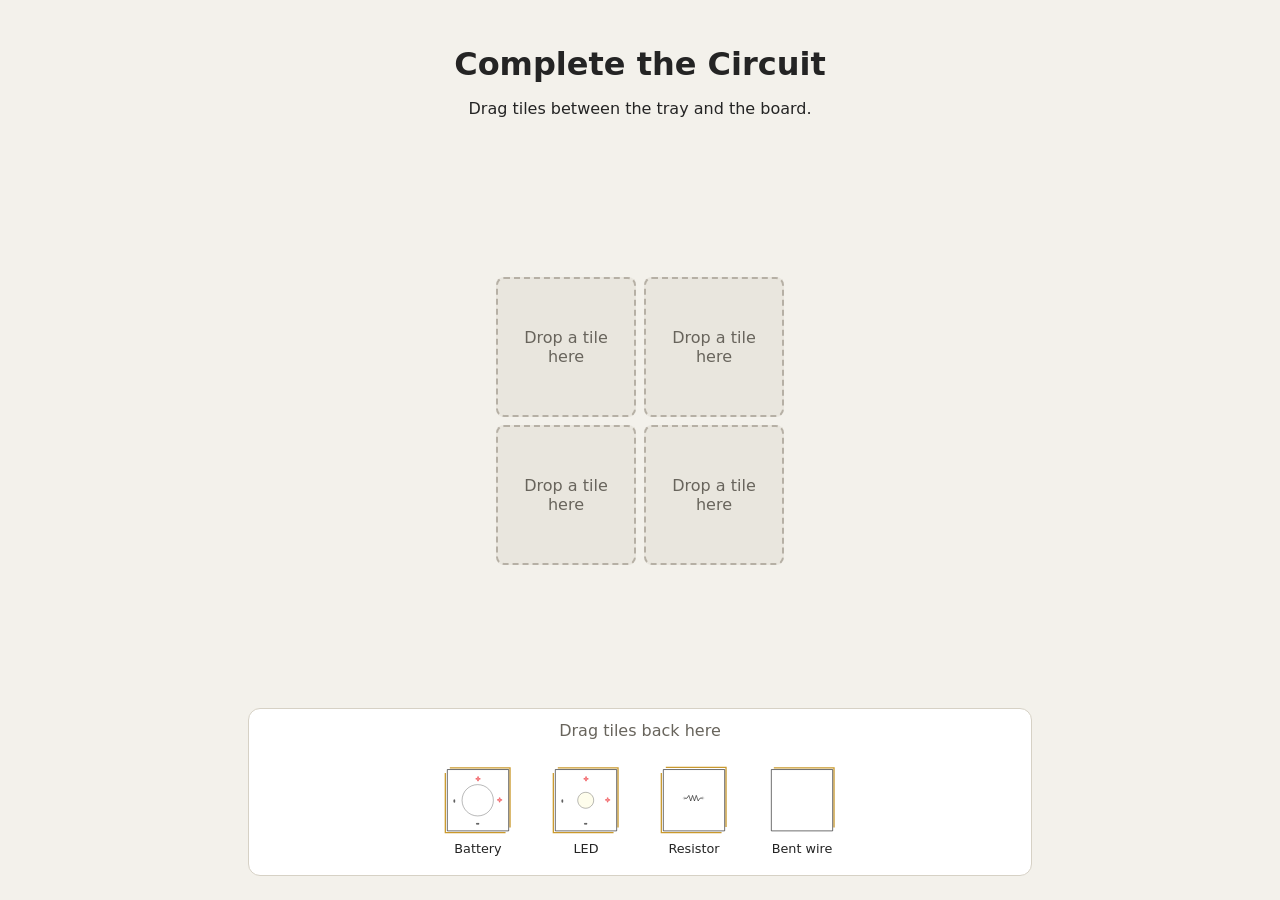
<file: src/index.html>
<!doctype html>
<html lang="en">
  <head>
    <meta charset="utf-8">
    <meta name="viewport" content="width=device-width, initial-scale=1">
    <title>Arrange Circuit Tiles</title>
    <link rel="stylesheet" href="circuit.css">
  </head>
  <body>
    <main>
      <h1>Complete the Circuit</h1>
      <p>Drag tiles between the tray and the board.</p>

      <!-- Four board slots, each with controls for rotating its tile. -->
      <div class="board-area">
      <section class="board" aria-label="2 by 2 circuit board">
        <div class="board-slot" data-slot="top-left" aria-label="Top-left space">
          <div class="slot-rotation-controls">
            <button type="button" class="rotate-button" data-rotate="counterclockwise" aria-label="Rotate tile in top-left space counterclockwise"><svg aria-hidden="true" viewBox="0 0 24 24"><path d="M19 11a7 7 0 0 0-13-3M6 4v4h4"/></svg></button>
            <button type="button" class="rotate-button" data-rotate="clockwise" aria-label="Rotate tile in top-left space clockwise"><svg aria-hidden="true" viewBox="0 0 24 24"><path d="M5 11a7 7 0 0 1 13-3M18 4v4h-4"/></svg></button>
          </div>
          <span class="slot-hint">Drop a tile here</span>
        </div>
        <div class="board-slot" data-slot="top-right" aria-label="Top-right space">
          <div class="slot-rotation-controls">
            <button type="button" class="rotate-button" data-rotate="counterclockwise" aria-label="Rotate tile in top-right space counterclockwise"><svg aria-hidden="true" viewBox="0 0 24 24"><path d="M19 11a7 7 0 0 0-13-3M6 4v4h4"/></svg></button>
            <button type="button" class="rotate-button" data-rotate="clockwise" aria-label="Rotate tile in top-right space clockwise"><svg aria-hidden="true" viewBox="0 0 24 24"><path d="M5 11a7 7 0 0 1 13-3M18 4v4h-4"/></svg></button>
          </div>
          <span class="slot-hint">Drop a tile here</span>
        </div>
        <div class="board-slot" data-slot="bottom-left" aria-label="Bottom-left space">
          <div class="slot-rotation-controls">
            <button type="button" class="rotate-button" data-rotate="counterclockwise" aria-label="Rotate tile in bottom-left space counterclockwise"><svg aria-hidden="true" viewBox="0 0 24 24"><path d="M19 11a7 7 0 0 0-13-3M6 4v4h4"/></svg></button>
            <button type="button" class="rotate-button" data-rotate="clockwise" aria-label="Rotate tile in bottom-left space clockwise"><svg aria-hidden="true" viewBox="0 0 24 24"><path d="M5 11a7 7 0 0 1 13-3M18 4v4h-4"/></svg></button>
          </div>
          <span class="slot-hint">Drop a tile here</span>
        </div>
        <div class="board-slot" data-slot="bottom-right" aria-label="Bottom-right space">
          <div class="slot-rotation-controls">
            <button type="button" class="rotate-button" data-rotate="counterclockwise" aria-label="Rotate tile in bottom-right space counterclockwise"><svg aria-hidden="true" viewBox="0 0 24 24"><path d="M19 11a7 7 0 0 0-13-3M6 4v4h4"/></svg></button>
            <button type="button" class="rotate-button" data-rotate="clockwise" aria-label="Rotate tile in bottom-right space clockwise"><svg aria-hidden="true" viewBox="0 0 24 24"><path d="M5 11a7 7 0 0 1 13-3M18 4v4h-4"/></svg></button>
          </div>
          <span class="slot-hint">Drop a tile here</span>
        </div>
      </section>

      </div>

      <!-- The four tiles begin in this tray and can be returned here. -->
      <section class="tile-tray" id="tile-tray" aria-label="Tile tray">
        <p class="tray-hint">Drag tiles back here</p>
        <div class="tile" id="battery" data-tile="battery" draggable="true" aria-label="Battery tile">
          <img src="svg/battery.svg" alt="">
          <span>Battery</span>
        </div>
        <div class="tile" id="led" data-tile="led" draggable="true" aria-label="LED tile">
          <div class="led-image">
            <img src="svg/led.svg" alt="">
          </div>
          <span>LED</span>
        </div>
        <div class="tile" id="resistor" data-tile="resistor" draggable="true" aria-label="Resistor tile">
          <img src="svg/resistor-edge.svg" alt="">
          <span>Resistor</span>
        </div>
        <div class="tile" id="bent-wire" data-tile="bent wire" draggable="true" aria-label="Bent wire tile">
          <img src="svg/bent_wire.svg" alt="">
          <span>Bent wire</span>
        </div>
      </section>

    </main>

    <!-- The script handles tile movement, rotation, and circuit checks. -->
    <script src="circuit.js"></script>
  </body>
</html>
</file>
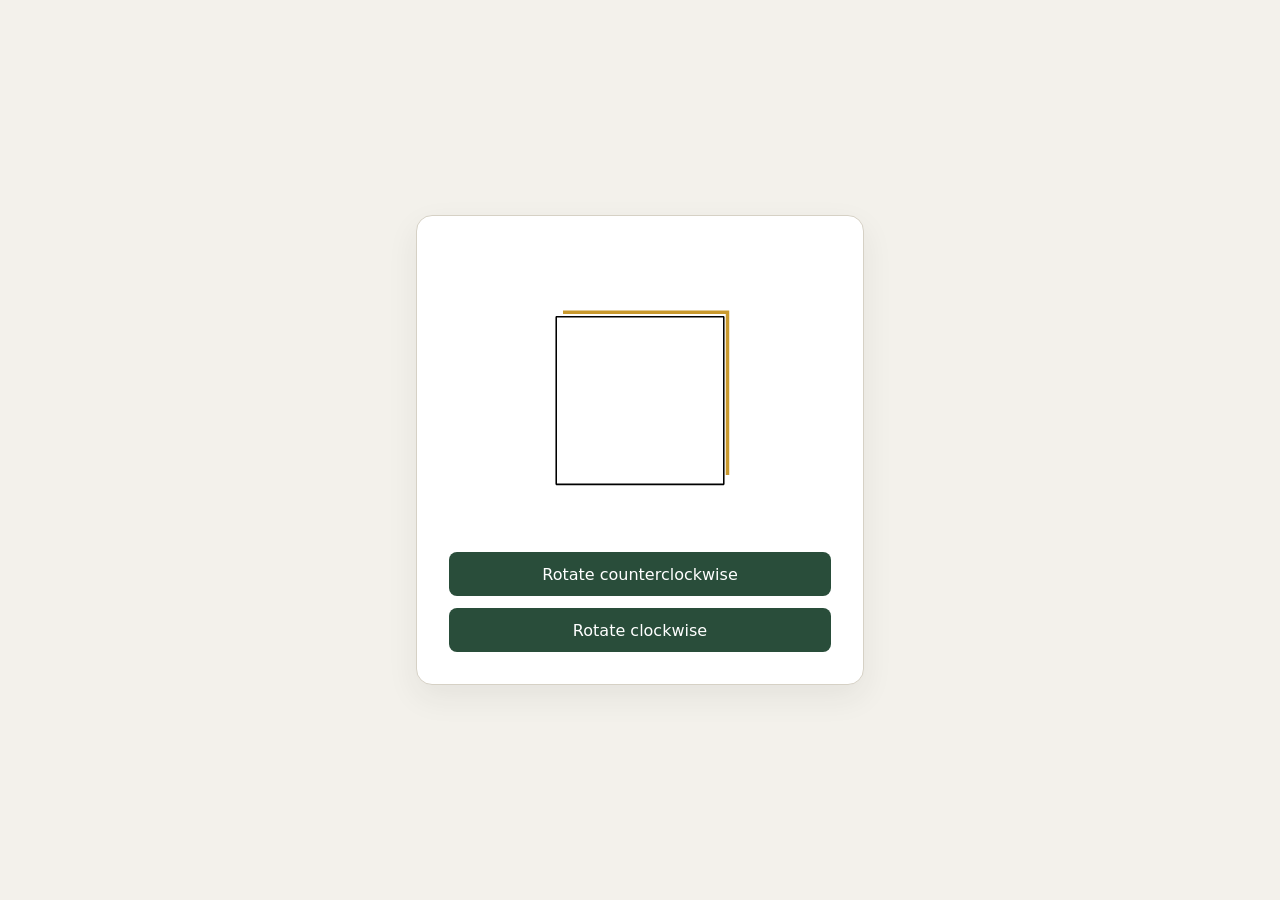
<file: src/bak/index.html>
<!doctype html>
<html lang="en">
  <head>
    <meta charset="utf-8">
    <meta name="viewport" content="width=device-width, initial-scale=1">
    <title>Bent Wire Tile</title>
    <link rel="stylesheet" href="style.css">
  </head>
  <body>
    <main>
      
      <div class="tile-stage">
        <img id="tile" src="../svg/bent_wire.svg" alt="Bent wire tile">
      </div>
      <div class="controls" aria-label="Tile rotation controls">
        <button id="rotate-counterclockwise" type="button">Rotate counterclockwise</button>
        <button id="rotate-clockwise" type="button">Rotate clockwise</button>
      </div>
    </main>

    <script src="script.js"></script>
  </body>
</html>
</file>
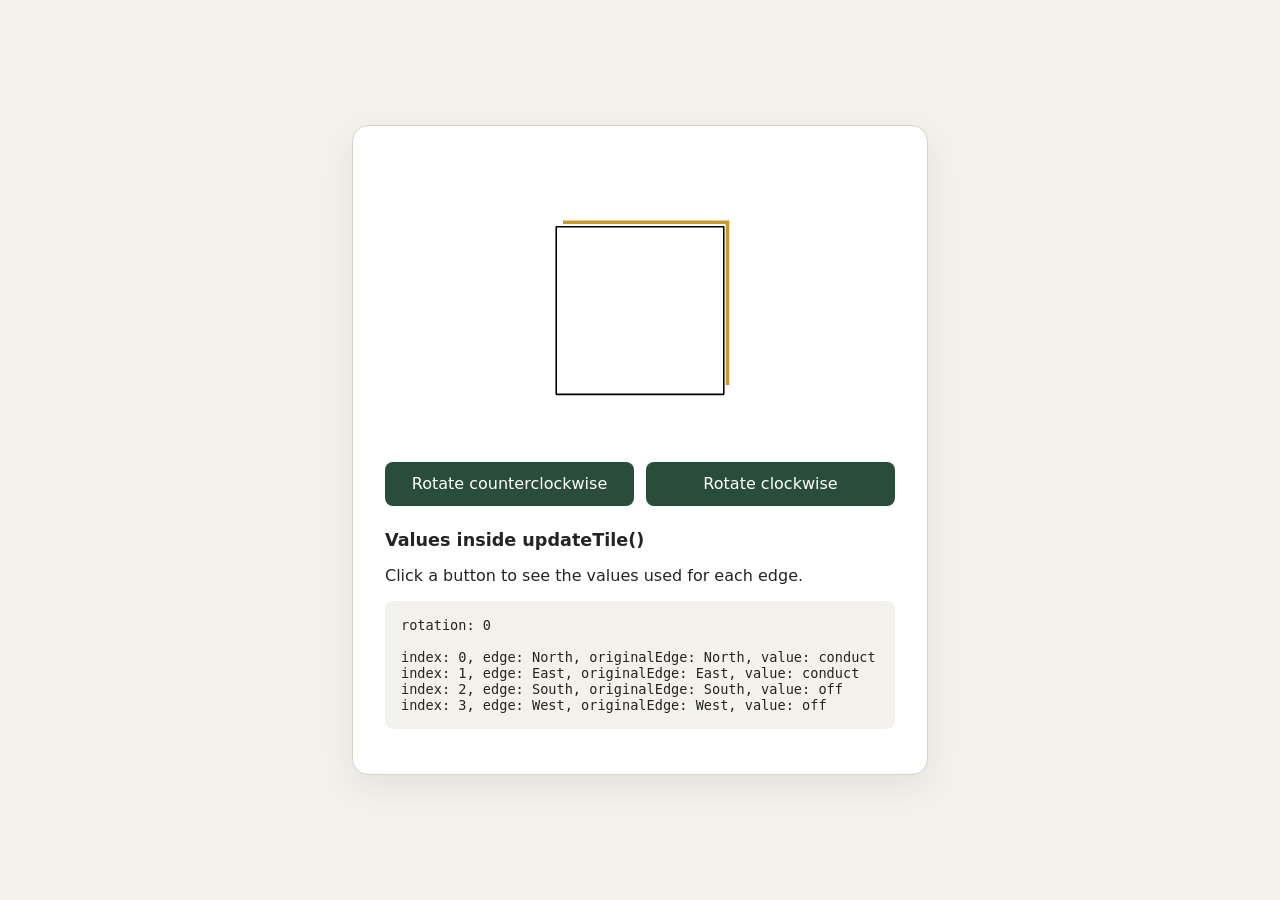
<file: src/values/index.html>
<!doctype html>
<html lang="en">
  <head>
    <meta charset="utf-8">
    <meta name="viewport" content="width=device-width, initial-scale=1">
    <title>Bent Wire Tile</title>
    <link rel="stylesheet" href="style.css">
  </head>
  <body>
    <main>
      
      <div class="tile-stage">
        <img id="tile" src="../svg/bent_wire.svg" alt="Bent wire tile">
      </div>
      <div class="controls" aria-label="Tile rotation controls">
        <button id="rotate-counterclockwise" type="button">Rotate counterclockwise</button>
        <button id="rotate-clockwise" type="button">Rotate clockwise</button>
      </div>
      <section class="debug-panel" aria-live="polite">
        <h2>Values inside updateTile()</h2>
        <p>Click a button to see the values used for each edge.</p>
        <pre id="function-values"></pre>
      </section>
    </main>

    <script src="script.js"></script>
  </body>
</html>
</file>
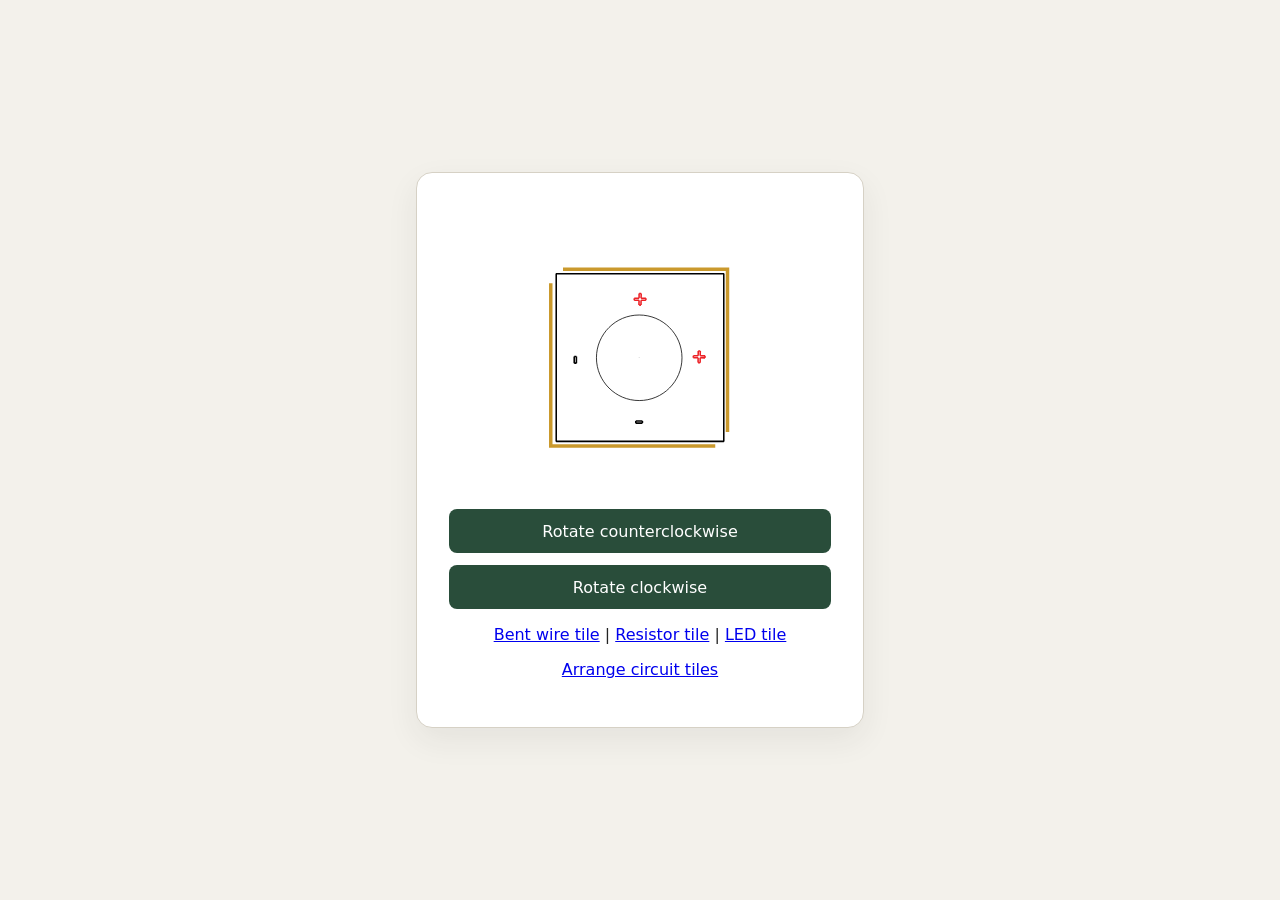
<file: src/bak1/battery.html>
<!doctype html>
<html lang="en">
  <head>
    <meta charset="utf-8">
    <meta name="viewport" content="width=device-width, initial-scale=1">
    <title>Battery Tile</title>
    <link rel="stylesheet" href="style.css">
  </head>
  <body>
    <main>
      <div class="tile-stage">
        <img id="tile" src="../svg/battery.svg" alt="Battery tile">
      </div>
      <div class="controls" aria-label="Tile rotation controls">
        <button id="rotate-counterclockwise" type="button">Rotate counterclockwise</button>
        <button id="rotate-clockwise" type="button">Rotate clockwise</button>
      </div>
      <p><a href="wire.html">Bent wire tile</a> | <a href="resistor.html">Resistor tile</a> | <a href="led.html">LED tile</a></p>
      <p><a href="circuit.html">Arrange circuit tiles</a></p>
    </main>

    <script src="battery.js"></script>
  </body>
</html>
</file>
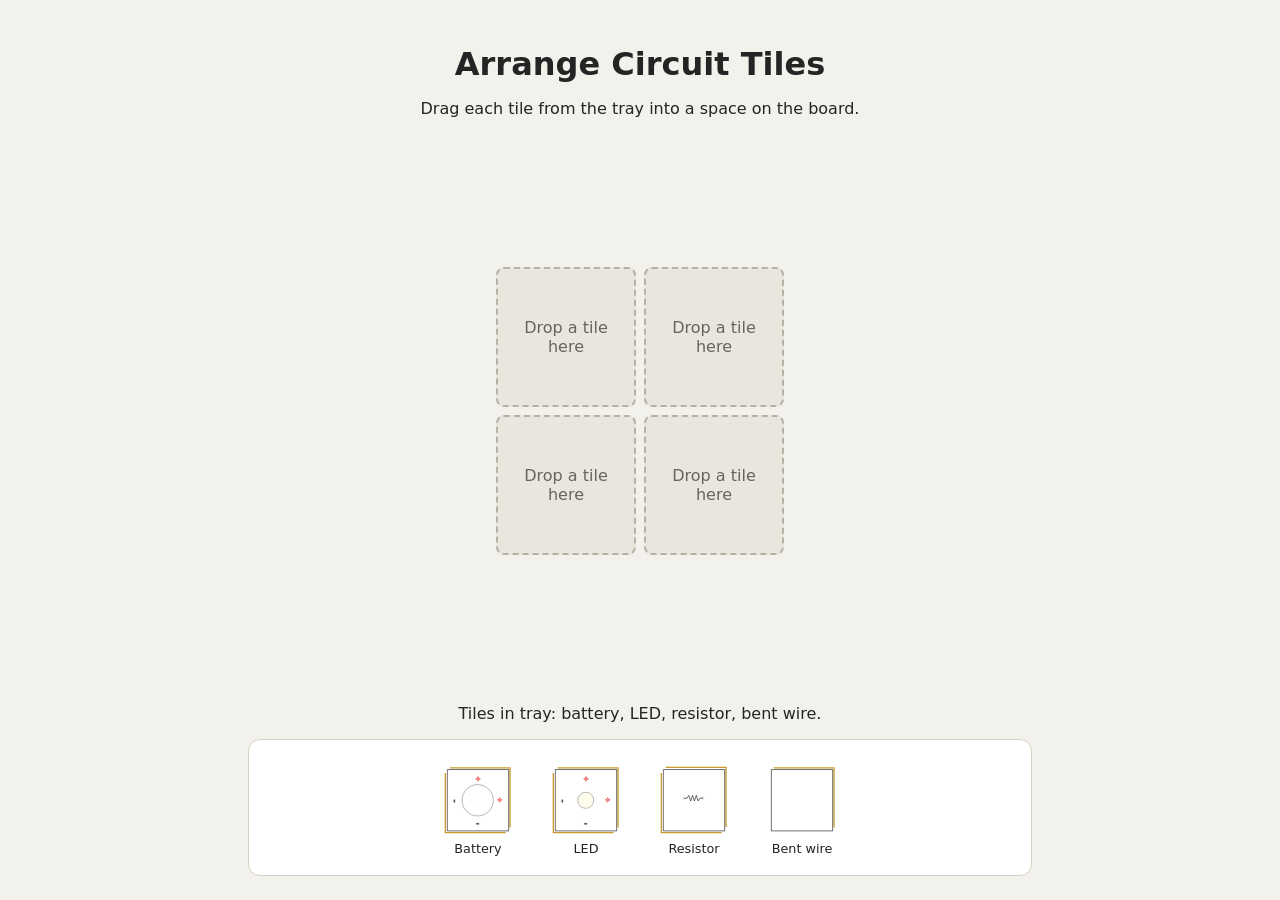
<file: src/bak1/circuit.html>
<!doctype html>
<html lang="en">
  <head>
    <meta charset="utf-8">
    <meta name="viewport" content="width=device-width, initial-scale=1">
    <title>Arrange Circuit Tiles</title>
    <link rel="stylesheet" href="circuit.css">
  </head>
  <body>
    <main>
      <h1>Arrange Circuit Tiles</h1>
      <p>Drag each tile from the tray into a space on the board.</p>

      <section class="board" aria-label="2 by 2 circuit board">
        <div class="board-slot" data-slot="top-left" aria-label="Top-left space">
          <div class="slot-rotation-controls">
            <button type="button" class="rotate-button" data-rotate="counterclockwise" aria-label="Rotate tile in top-left space counterclockwise"><svg aria-hidden="true" viewBox="0 0 24 24"><path d="M19 11a7 7 0 0 0-13-3M6 4v4h4"/></svg></button>
            <button type="button" class="rotate-button" data-rotate="clockwise" aria-label="Rotate tile in top-left space clockwise"><svg aria-hidden="true" viewBox="0 0 24 24"><path d="M5 11a7 7 0 0 1 13-3M18 4v4h-4"/></svg></button>
          </div>
          <span class="slot-hint">Drop a tile here</span>
        </div>
        <div class="board-slot" data-slot="top-right" aria-label="Top-right space">
          <div class="slot-rotation-controls">
            <button type="button" class="rotate-button" data-rotate="counterclockwise" aria-label="Rotate tile in top-right space counterclockwise"><svg aria-hidden="true" viewBox="0 0 24 24"><path d="M19 11a7 7 0 0 0-13-3M6 4v4h4"/></svg></button>
            <button type="button" class="rotate-button" data-rotate="clockwise" aria-label="Rotate tile in top-right space clockwise"><svg aria-hidden="true" viewBox="0 0 24 24"><path d="M5 11a7 7 0 0 1 13-3M18 4v4h-4"/></svg></button>
          </div>
          <span class="slot-hint">Drop a tile here</span>
        </div>
        <div class="board-slot" data-slot="bottom-left" aria-label="Bottom-left space">
          <div class="slot-rotation-controls">
            <button type="button" class="rotate-button" data-rotate="counterclockwise" aria-label="Rotate tile in bottom-left space counterclockwise"><svg aria-hidden="true" viewBox="0 0 24 24"><path d="M19 11a7 7 0 0 0-13-3M6 4v4h4"/></svg></button>
            <button type="button" class="rotate-button" data-rotate="clockwise" aria-label="Rotate tile in bottom-left space clockwise"><svg aria-hidden="true" viewBox="0 0 24 24"><path d="M5 11a7 7 0 0 1 13-3M18 4v4h-4"/></svg></button>
          </div>
          <span class="slot-hint">Drop a tile here</span>
        </div>
        <div class="board-slot" data-slot="bottom-right" aria-label="Bottom-right space">
          <div class="slot-rotation-controls">
            <button type="button" class="rotate-button" data-rotate="counterclockwise" aria-label="Rotate tile in bottom-right space counterclockwise"><svg aria-hidden="true" viewBox="0 0 24 24"><path d="M19 11a7 7 0 0 0-13-3M6 4v4h4"/></svg></button>
            <button type="button" class="rotate-button" data-rotate="clockwise" aria-label="Rotate tile in bottom-right space clockwise"><svg aria-hidden="true" viewBox="0 0 24 24"><path d="M5 11a7 7 0 0 1 13-3M18 4v4h-4"/></svg></button>
          </div>
          <span class="slot-hint">Drop a tile here</span>
        </div>
      </section>

      <p id="status" aria-live="polite">Tiles in tray: battery, LED, resistor, bent wire.</p>

      <section class="tile-tray" id="tile-tray" aria-label="Tile tray">
        <div class="tile" id="battery" data-tile="battery" draggable="true" aria-label="Battery tile">
          <img src="../svg/battery.svg" alt="">
          <span>Battery</span>
        </div>
        <div class="tile" id="led" data-tile="led" draggable="true" aria-label="LED tile">
          <img src="../svg/led.svg" alt="">
          <span>LED</span>
        </div>
        <div class="tile" id="resistor" data-tile="resistor" draggable="true" aria-label="Resistor tile">
          <img src="../svg/resistor-edge.svg" alt="">
          <span>Resistor</span>
        </div>
        <div class="tile" id="bent-wire" data-tile="bent wire" draggable="true" aria-label="Bent wire tile">
          <img src="../svg/bent_wire.svg" alt="">
          <span>Bent wire</span>
        </div>
      </section>

    </main>

    <script src="circuit.js"></script>
  </body>
</html>
</file>
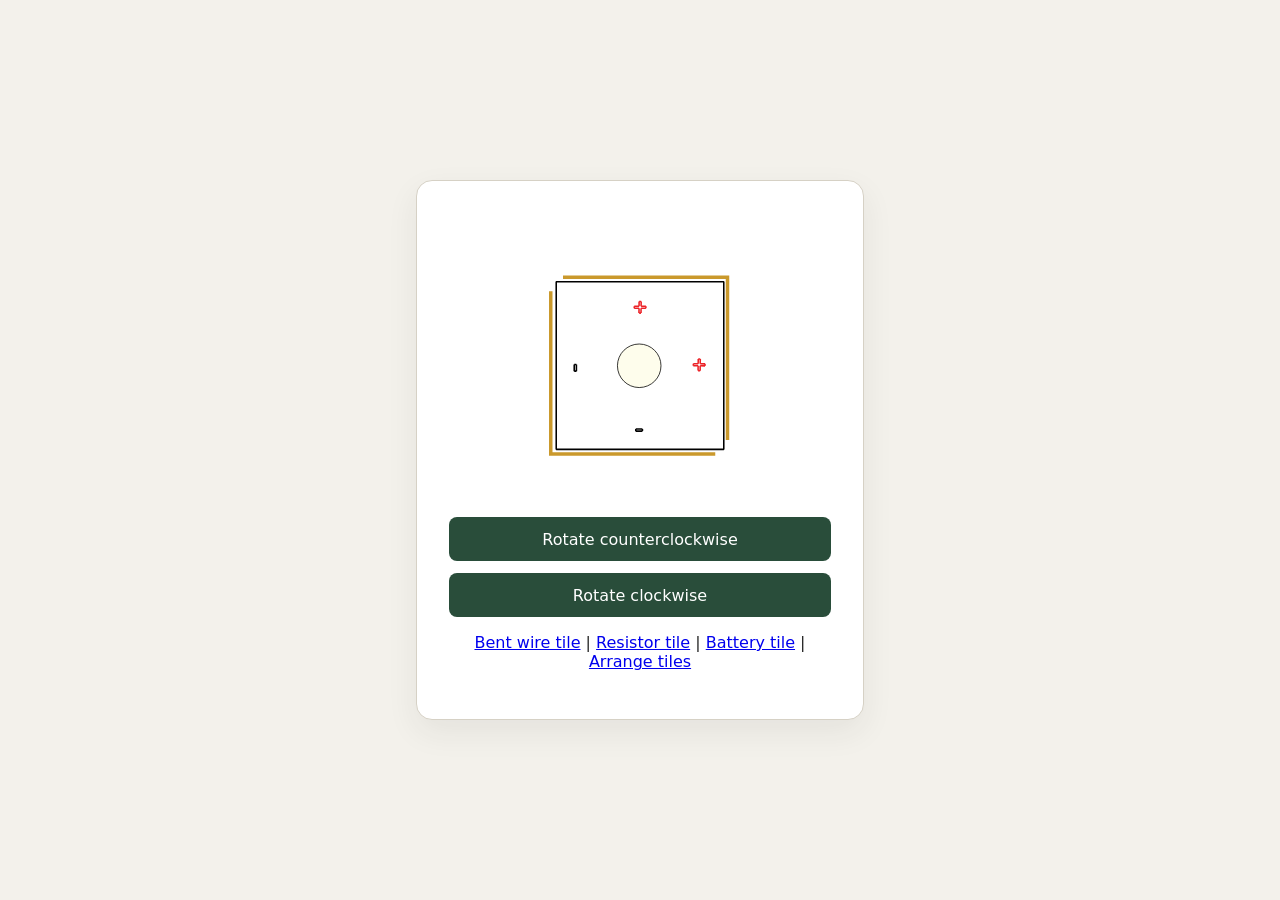
<file: src/bak1/led.html>
<!doctype html>
<html lang="en">
  <head>
    <meta charset="utf-8">
    <meta name="viewport" content="width=device-width, initial-scale=1">
    <title>LED Tile</title>
    <link rel="stylesheet" href="style.css">
  </head>
  <body>
    <main>
      <div class="tile-stage">
        <img id="tile" src="../svg/led.svg" alt="LED tile">
      </div>
      <div class="controls" aria-label="Tile rotation controls">
        <button id="rotate-counterclockwise" type="button">Rotate counterclockwise</button>
        <button id="rotate-clockwise" type="button">Rotate clockwise</button>
      </div>
      <p><a href="wire.html">Bent wire tile</a> | <a href="resistor.html">Resistor tile</a> | <a href="battery.html">Battery tile</a> | <a href="circuit.html">Arrange tiles</a></p>
    </main>

    <script src="led.js"></script>
  </body>
</html>
</file>
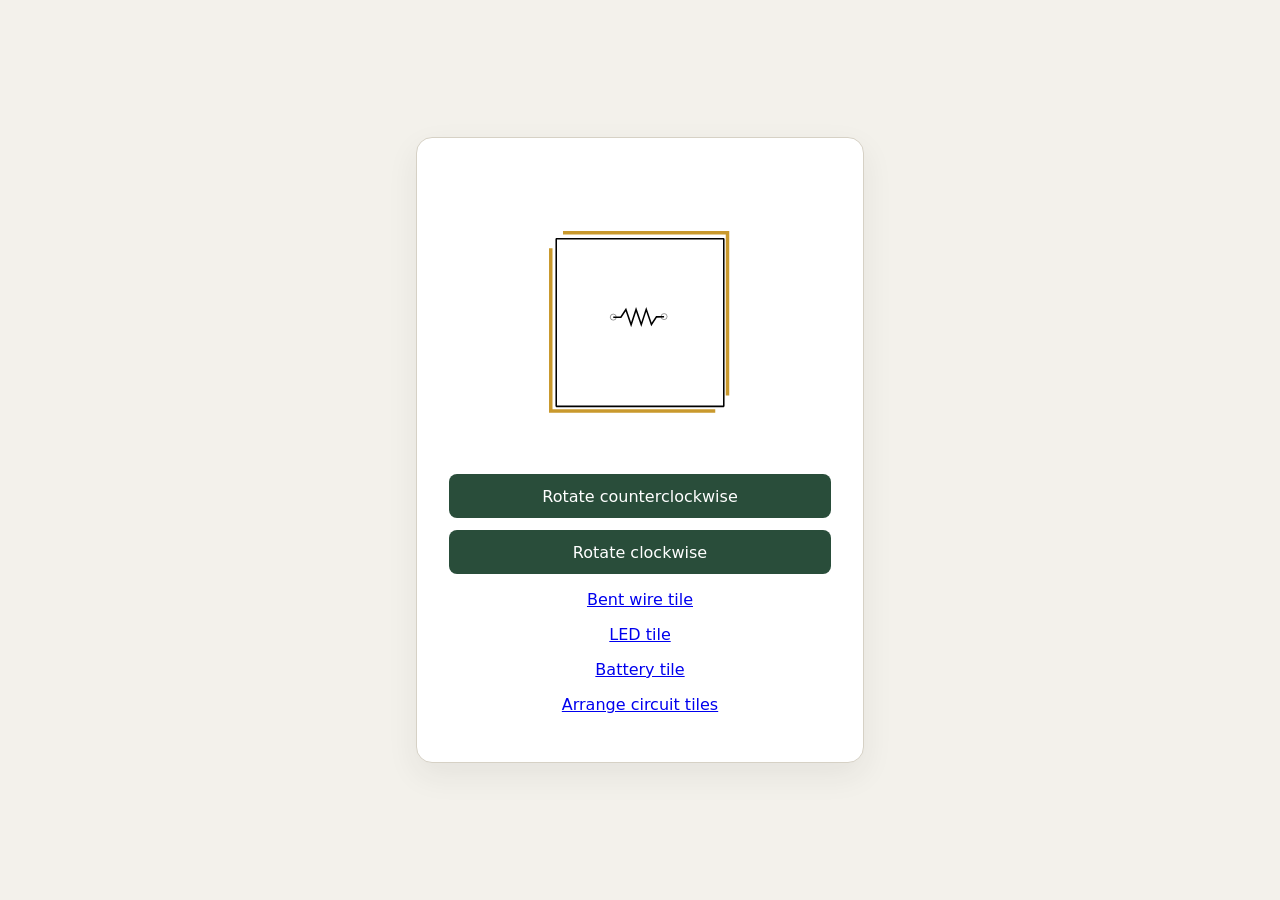
<file: src/bak1/resistor.html>
<!doctype html>
<html lang="en">
  <head>
    <meta charset="utf-8">
    <meta name="viewport" content="width=device-width, initial-scale=1">
    <title>Resistor Tile</title>
    <link rel="stylesheet" href="style.css">
  </head>
  <body>
    <main>
      <div class="tile-stage">
        <img id="tile" src="../svg/resistor-edge.svg" alt="Resistor tile with A and B edge labels">
      </div>
      <div class="controls" aria-label="Tile rotation controls">
        <button id="rotate-counterclockwise" type="button">Rotate counterclockwise</button>
        <button id="rotate-clockwise" type="button">Rotate clockwise</button>
      </div>
      <p><a href="wire.html">Bent wire tile</a></p>
      <p><a href="led.html">LED tile</a></p>
      <p><a href="battery.html">Battery tile</a></p>
      <p><a href="circuit.html">Arrange circuit tiles</a></p>
    </main>

    <script src="resistor.js"></script>
  </body>
</html>
</file>
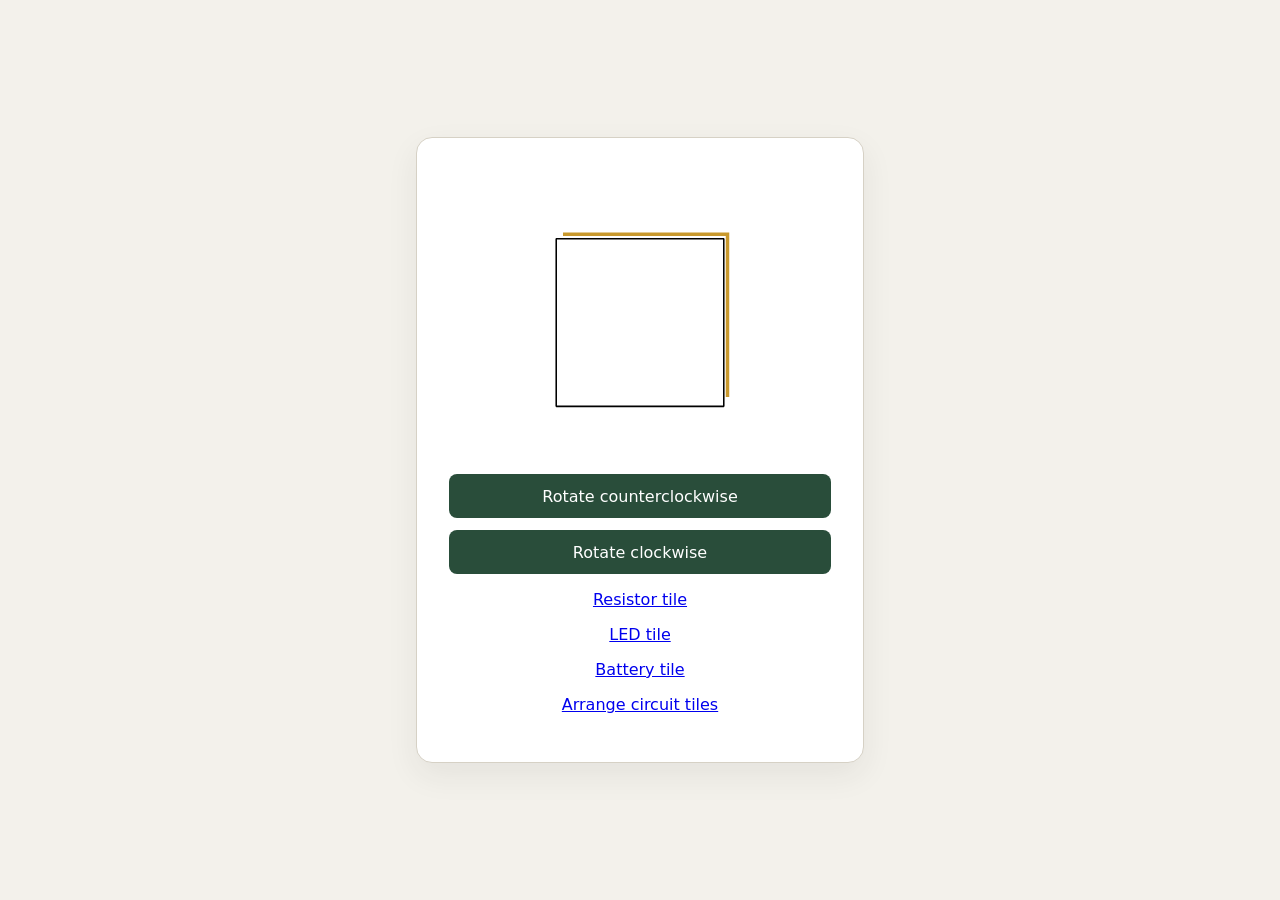
<file: src/bak1/wire.html>
<!doctype html>
<html lang="en">
  <head>
    <meta charset="utf-8">
    <meta name="viewport" content="width=device-width, initial-scale=1">
    <title>Bent Wire Tile</title>
    <link rel="stylesheet" href="style.css">
  </head>
  <body>
    <main>
      
      <div class="tile-stage">
        <img id="tile" src="../svg/bent_wire.svg" alt="Bent wire tile">
      </div>
      <div class="controls" aria-label="Tile rotation controls">
        <button id="rotate-counterclockwise" type="button">Rotate counterclockwise</button>
        <button id="rotate-clockwise" type="button">Rotate clockwise</button>
      </div>
      <p><a href="resistor.html">Resistor tile</a></p>
      <p><a href="led.html">LED tile</a></p>
      <p><a href="battery.html">Battery tile</a></p>
      <p><a href="circuit.html">Arrange circuit tiles</a></p>
    </main>

    <script src="wire.js"></script>
  </body>
</html>
</file>
<file: src/circuit.css>
/* Base page colors and sizing. */
* {
  box-sizing: border-box;
}

:root {
  color-scheme: light;
  font-family: system-ui, sans-serif;
  background: #f3f1eb;
  color: #242424;
}

body {
  min-height: 100vh;
  margin: 0;
}

main {
  display: flex;
  flex-direction: column;
  width: min(100%, 52rem);
  min-height: 100vh;
  margin: 0 auto;
  padding: 1.5rem;
}

h1 {
  margin-bottom: 0;
  text-align: center;
}

main > p {
  text-align: center;
}

/* Arrange the 2-by-2 board and show empty or occupied slots. */
.board-area {
  display: flex;
  flex-wrap: wrap;
  align-items: center;
  justify-content: center;
  gap: 1.5rem;
  margin: auto 0;
}

.board {
  display: grid;
  grid-template-columns: repeat(2, minmax(0, 1fr));
  width: min(100%, 18rem);
  gap: 0.5rem;
}

.board-slot {
  display: grid;
  position: relative;
  min-width: 0;
  aspect-ratio: 1;
  place-items: center;
  border: 2px dashed #b6b0a5;
  border-radius: 0.5rem;
  background: #e9e6de;
}

.board-slot.drag-over {
  border-color: #294d3a;
  background: #dce8df;
}

.board-slot.occupied {
  border-style: solid;
  border-color: #d6d1c5;
  background: #fff;
}

.board-slot.occupied .slot-hint {
  display: none;
}

/* Show rotation buttons only when a slot contains a tile. */
.slot-rotation-controls {
  position: absolute;
  z-index: 1;
  top: 0.25rem;
  right: 0.25rem;
  left: 0.25rem;
  display: none;
  justify-content: space-between;
  pointer-events: none;
}

.board-slot.occupied .slot-rotation-controls {
  display: flex;
}

.rotate-button {
  display: grid;
  width: 2rem;
  height: 2rem;
  padding: 0;
  place-items: center;
  border: 1px solid #b6b0a5;
  border-radius: 0.35rem;
  background: #fff;
  color: #242424;
  font: inherit;
  cursor: pointer;
  pointer-events: auto;
}

.rotate-button svg {
  width: 1.25rem;
  height: 1.25rem;
  fill: none;
  stroke: currentColor;
  stroke-linecap: round;
  stroke-linejoin: round;
  stroke-width: 2;
}

.rotate-button:hover {
  background: #dce8df;
}

.rotate-button:focus-visible {
  outline: 3px solid #d18b24;
  outline-offset: 2px;
}

.board-slot .tile {
  width: 100%;
}

.slot-hint {
  padding: 0.5rem;
  color: #68645c;
  text-align: center;
}

/* Keep the tray visible as a drop target, even when it is empty. */
.tile-tray {
  display: flex;
  flex-wrap: wrap;
  align-items: center;
  justify-content: center;
  gap: 0.75rem;
  min-height: 9rem;
  padding: 0.75rem;
  border: 1px solid #d6d1c5;
  border-radius: 0.75rem;
  background: #fff;
}

.tile-tray.drag-over {
  border-color: #294d3a;
  background: #dce8df;
}

.tray-hint {
  flex-basis: 100%;
  margin: 0;
  color: #68645c;
  text-align: center;
}

/* Size the tile images and show when a tile is being dragged. */
.tile {
  display: flex;
  flex: 0 1 6rem;
  flex-direction: column;
  align-items: center;
  min-width: 0;
  padding: 0.35rem;
  border: 1px solid transparent;
  border-radius: 0.5rem;
  background: #fff;
  cursor: grab;
  user-select: none;
}

.tile img {
  display: block;
  width: 100%;
  height: auto;
  pointer-events: none;
  transition: transform 180ms ease-in-out;
}

/* The green circle appears over the LED when its tile is lit. */
.led-image {
  position: relative;
  width: 100%;
}

.led-image::after {
  content: "";
  position: absolute;
  top: 50%;
  left: 50%;
  width: 19.4%;
  aspect-ratio: 1;
  border-radius: 50%;
  background: #eaffdf;
  box-shadow: 0 0 0.4rem 0.2rem #4cff00, 0 0 1.2rem 0.55rem #20e000;
  opacity: 0;
  pointer-events: none;
  transform: translate(-50%, -50%);
}

#led.lit .led-image::after {
  opacity: 1;
}

.tile span {
  font-size: 0.8rem;
  text-align: center;
}

.tile:active {
  cursor: grabbing;
}

.tile.dragging {
  opacity: 0.45;
}
</file>
<file: src/bak/style.css>
* {
  box-sizing: border-box;
}

:root {
  color-scheme: light;
  font-family: system-ui, sans-serif;
  background: #f3f1eb;
  color: #242424;
}

body {
  box-sizing: border-box;
  display: grid;
  min-height: 100vh;
  margin: 0;
  padding: 2rem;
  place-items: center;
}

main {
  width: min(100%, 28rem);
  padding: 2rem;
  border: 1px solid #d6d1c5;
  border-radius: 1rem;
  background: #fff;
  text-align: center;
  box-shadow: 0 0.75rem 2rem #24242412;
}



.tile-stage {
  display: grid;
  min-height: 16rem;
  margin: 1.5rem 0;
  place-items: center;
}

#tile {
  width: min(100%, 14rem);
  height: auto;
  transition: transform 180ms ease-in-out;
}

.controls {
  display: flex;
  flex-wrap: wrap;
  justify-content: center;
  gap: 0.75rem;
}

button {
  flex: 1 1 12rem;
  min-height: 2.75rem;
  padding: 0.65rem 1rem;
  border: 0;
  border-radius: 0.5rem;
  background: #294d3a;
  color: #fff;
  font: inherit;
  cursor: pointer;
}

button:hover {
  background: #1d392a;
}

button:focus-visible {
  outline: 3px solid #d18b24;
  outline-offset: 3px;
}
</file>
<file: src/values/style.css>
* {
  box-sizing: border-box;
}

:root {
  color-scheme: light;
  font-family: system-ui, sans-serif;
  background: #f3f1eb;
  color: #242424;
}

body {
  box-sizing: border-box;
  display: grid;
  min-height: 100vh;
  margin: 0;
  padding: 2rem;
  place-items: center;
}

main {
  width: min(100%, 36rem);
  padding: 2rem;
  border: 1px solid #d6d1c5;
  border-radius: 1rem;
  background: #fff;
  text-align: center;
  box-shadow: 0 0.75rem 2rem #24242412;
}



.tile-stage {
  display: grid;
  min-height: 16rem;
  margin: 1.5rem 0;
  place-items: center;
}

#tile {
  width: min(100%, 14rem);
  height: auto;
  transition: transform 180ms ease-in-out;
}

.controls {
  display: flex;
  flex-wrap: wrap;
  justify-content: center;
  gap: 0.75rem;
}

button {
  flex: 1 1 12rem;
  min-height: 2.75rem;
  padding: 0.65rem 1rem;
  border: 0;
  border-radius: 0.5rem;
  background: #294d3a;
  color: #fff;
  font: inherit;
  cursor: pointer;
}

button:hover {
  background: #1d392a;
}

button:focus-visible {
  outline: 3px solid #d18b24;
  outline-offset: 3px;
}

.debug-panel {
  margin-top: 1.5rem;
  text-align: left;
}

.debug-panel h2 {
  font-size: 1.1rem;
}

#function-values {
  overflow-x: auto;
  padding: 1rem;
  border-radius: 0.5rem;
  background: #f3f1eb;
  font-size: 0.85rem;
}
</file>
<file: src/bak1/style.css>
* {
  box-sizing: border-box;
}

:root {
  color-scheme: light;
  font-family: system-ui, sans-serif;
  background: #f3f1eb;
  color: #242424;
}

body {
  box-sizing: border-box;
  display: grid;
  min-height: 100vh;
  margin: 0;
  padding: 2rem;
  place-items: center;
}

main {
  width: min(100%, 28rem);
  padding: 2rem;
  border: 1px solid #d6d1c5;
  border-radius: 1rem;
  background: #fff;
  text-align: center;
  box-shadow: 0 0.75rem 2rem #24242412;
}



.tile-stage {
  display: grid;
  min-height: 16rem;
  margin: 1.5rem 0;
  place-items: center;
}

#tile {
  width: min(100%, 14rem);
  height: auto;
  transition: transform 180ms ease-in-out;
}

.controls {
  display: flex;
  flex-wrap: wrap;
  justify-content: center;
  gap: 0.75rem;
}

button {
  flex: 1 1 12rem;
  min-height: 2.75rem;
  padding: 0.65rem 1rem;
  border: 0;
  border-radius: 0.5rem;
  background: #294d3a;
  color: #fff;
  font: inherit;
  cursor: pointer;
}

button:hover {
  background: #1d392a;
}

button:focus-visible {
  outline: 3px solid #d18b24;
  outline-offset: 3px;
}
</file>
<file: src/bak1/circuit.css>
* {
  box-sizing: border-box;
}

:root {
  color-scheme: light;
  font-family: system-ui, sans-serif;
  background: #f3f1eb;
  color: #242424;
}

body {
  min-height: 100vh;
  margin: 0;
}

main {
  display: flex;
  flex-direction: column;
  width: min(100%, 52rem);
  min-height: 100vh;
  margin: 0 auto;
  padding: 1.5rem;
}

h1 {
  margin-bottom: 0;
  text-align: center;
}

main > p {
  text-align: center;
}

.board {
  display: grid;
  grid-template-columns: repeat(2, minmax(0, 1fr));
  width: min(100%, 18rem);
  margin: auto;
  gap: 0.5rem;
  align-self: center;
}

.board-slot {
  display: grid;
  position: relative;
  min-width: 0;
  aspect-ratio: 1;
  place-items: center;
  border: 2px dashed #b6b0a5;
  border-radius: 0.5rem;
  background: #e9e6de;
}

.board-slot.drag-over {
  border-color: #294d3a;
  background: #dce8df;
}

.board-slot.occupied {
  border-style: solid;
  border-color: #d6d1c5;
  background: #fff;
}

.board-slot.occupied .slot-hint {
  display: none;
}

.slot-rotation-controls {
  position: absolute;
  z-index: 1;
  top: 0.25rem;
  right: 0.25rem;
  left: 0.25rem;
  display: none;
  justify-content: space-between;
  pointer-events: none;
}

.board-slot.occupied .slot-rotation-controls {
  display: flex;
}

.rotate-button {
  display: grid;
  width: 2rem;
  height: 2rem;
  padding: 0;
  place-items: center;
  border: 1px solid #b6b0a5;
  border-radius: 0.35rem;
  background: #fff;
  color: #242424;
  font: inherit;
  cursor: pointer;
  pointer-events: auto;
}

.rotate-button svg {
  width: 1.25rem;
  height: 1.25rem;
  fill: none;
  stroke: currentColor;
  stroke-linecap: round;
  stroke-linejoin: round;
  stroke-width: 2;
}

.rotate-button:hover {
  background: #dce8df;
}

.rotate-button:focus-visible {
  outline: 3px solid #d18b24;
  outline-offset: 2px;
}

.board-slot .tile {
  width: 100%;
}

.slot-hint {
  padding: 0.5rem;
  color: #68645c;
  text-align: center;
}

.tile-tray {
  display: flex;
  flex-wrap: wrap;
  justify-content: center;
  gap: 0.75rem;
  padding: 0.75rem;
  border: 1px solid #d6d1c5;
  border-radius: 0.75rem;
  background: #fff;
}

.tile {
  display: flex;
  flex: 0 1 6rem;
  flex-direction: column;
  align-items: center;
  min-width: 0;
  padding: 0.35rem;
  border: 1px solid transparent;
  border-radius: 0.5rem;
  background: #fff;
  cursor: grab;
  user-select: none;
}

.tile img {
  display: block;
  width: 100%;
  height: auto;
  pointer-events: none;
  transition: transform 180ms ease-in-out;
}

.tile span {
  font-size: 0.8rem;
  text-align: center;
}

.tile:active {
  cursor: grabbing;
}

.tile.dragging {
  opacity: 0.45;
}
</file>
